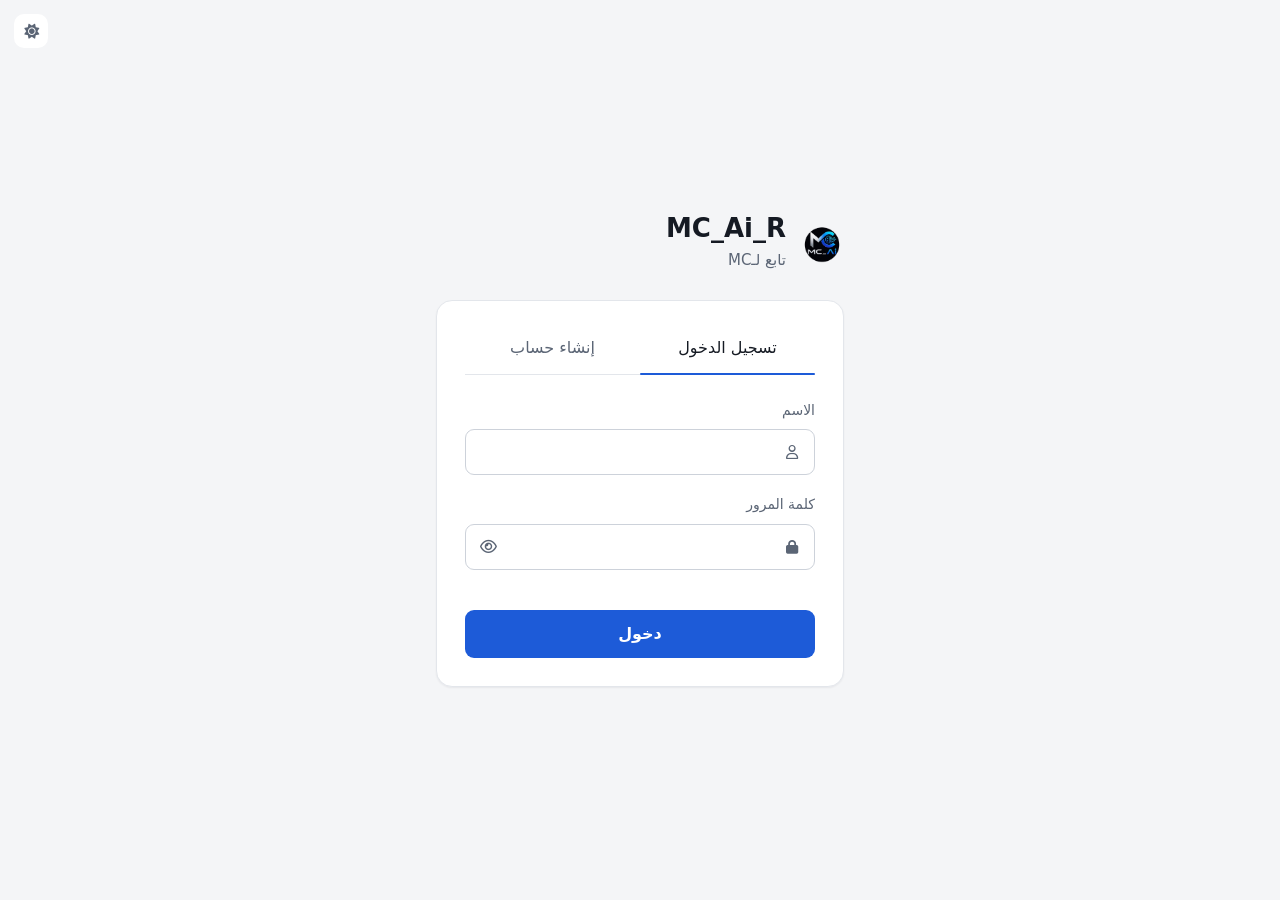
<file: index.html>
<!DOCTYPE html>
<html lang="ar" dir="rtl">
<head>
  <meta charset="utf-8">
  <meta name="viewport" content="width=device-width, initial-scale=1">
  <meta name="color-scheme" content="dark light">
  <meta name="theme-color" content="#0d1117">
  <meta name="referrer" content="no-referrer">
  <meta http-equiv="Content-Security-Policy" content="default-src 'none'; script-src 'self'; style-src 'self' https://fonts.googleapis.com https://cdnjs.cloudflare.com; font-src https://fonts.gstatic.com https://cdnjs.cloudflare.com; img-src 'self' data: https:; connect-src https://script.google.com https://script.googleusercontent.com; form-action 'none'; base-uri 'none'">
  <title>MC_Ai_R</title>
  <script src="theme.js"></script>
  <link rel="icon" type="image/png" href="img/logo.png">
  <link rel="apple-touch-icon" href="img/logo.png">
  <link rel="preconnect" href="https://script.google.com" crossorigin>
  <link rel="preconnect" href="https://script.googleusercontent.com" crossorigin>
  <link rel="preconnect" href="https://fonts.googleapis.com">
  <link rel="preconnect" href="https://fonts.gstatic.com" crossorigin>
  <link rel="stylesheet" href="https://fonts.googleapis.com/css2?family=IBM+Plex+Sans+Arabic:wght@400;500;600&display=swap">
  <link rel="stylesheet" href="https://cdnjs.cloudflare.com/ajax/libs/font-awesome/6.5.1/css/all.min.css">
  <link rel="stylesheet" href="one.css">
</head>
<body>
  <div class="backdrop" aria-hidden="true"></div>
  <main class="shell">
    <button type="button" class="ghost icon theme-btn" data-theme-toggle aria-label="تبديل الوضع"><i class="fa-solid fa-moon"></i><i class="fa-solid fa-sun"></i></button>
    <header class="brand">
      <img class="brand-logo" src="img/logo.png" alt="" width="44" height="44">
      <div>
        <h1 class="brand-name latin">MC_Ai_R</h1>
        <p class="brand-sub">تابع لـ<span class="latin">MC</span></p>
      </div>
    </header>

    <section id="view-loading" class="card skeleton" aria-hidden="true">
      <div class="sk-row">
        <span class="sk round"></span>
        <div class="sk-col">
          <span class="sk w60"></span>
          <span class="sk w40"></span>
        </div>
      </div>
      <span class="sk"></span>
      <span class="sk w80"></span>
    </section>

    <section id="view-auth" class="card" hidden>
      <div class="tabs" role="tablist" aria-label="الدخول إلى اللوحة" data-active="login">
        <button type="button" role="tab" id="tab-login" aria-controls="form-login" aria-selected="true" data-tab="login">تسجيل الدخول</button>
        <button type="button" role="tab" id="tab-register" aria-controls="form-register" aria-selected="false" tabindex="-1" data-tab="register">إنشاء حساب</button>
        <span class="tab-indicator" aria-hidden="true"></span>
      </div>

      <form id="form-login" class="form" role="tabpanel" aria-labelledby="tab-login" novalidate>
        <div class="field">
          <label for="login-name">الاسم</label>
          <div class="input-wrap">
            <i class="lead fa-regular fa-user fa-fw" aria-hidden="true"></i>
            <input id="login-name" name="username" type="text" autocomplete="username" maxlength="24" spellcheck="false" autocapitalize="off" required>
          </div>
        </div>
        <div class="field">
          <label for="login-pass">كلمة المرور</label>
          <div class="input-wrap has-toggle">
            <i class="lead fa-solid fa-lock fa-fw" aria-hidden="true"></i>
            <input id="login-pass" name="password" type="password" autocomplete="current-password" maxlength="64" required>
            <button type="button" class="ghost icon" data-toggle="login-pass" aria-label="إظهار"><i class="fa-regular fa-eye fa-fw"></i></button>
          </div>
        </div>
        <p id="login-status" class="status" aria-live="polite"></p>
        <button type="submit" class="primary"><span class="label">دخول</span></button>
      </form>

      <form id="form-register" class="form" role="tabpanel" aria-labelledby="tab-register" novalidate hidden>
        <div class="pick">
          <input id="reg-avatar-input" type="file" accept="image/*" hidden>
          <button type="button" id="reg-avatar-btn" class="avatar" aria-label="اختيار صورة شخصية">
            <span class="avatar-face">
              <span id="reg-avatar-fallback" class="avatar-fallback"><i class="fa-regular fa-user"></i></span>
              <img id="reg-avatar-img" alt="" hidden>
            </span>
            <span class="avatar-badge"><i class="fa-solid fa-camera"></i></span>
          </button>
          <p class="hint">صورة شخصية، اختياري</p>
        </div>
        <div class="field">
          <label for="reg-name">الاسم</label>
          <div class="input-wrap">
            <i class="lead fa-regular fa-user fa-fw" aria-hidden="true"></i>
            <input id="reg-name" name="username" type="text" autocomplete="username" maxlength="24" spellcheck="false" autocapitalize="off" required>
          </div>
          <p class="hint">من 3 إلى 24 حرفا: حروف وأرقام ونقطة وشرطة</p>
        </div>
        <div class="field">
          <label for="reg-pass">كلمة المرور</label>
          <div class="input-wrap has-toggle">
            <i class="lead fa-solid fa-lock fa-fw" aria-hidden="true"></i>
            <input id="reg-pass" name="new-password" type="password" autocomplete="new-password" maxlength="64" required>
            <button type="button" class="ghost icon" data-toggle="reg-pass" aria-label="إظهار"><i class="fa-regular fa-eye fa-fw"></i></button>
          </div>
          <p class="hint">8 أحرف على الأقل</p>
        </div>
        <div class="field">
          <label for="reg-age">العمر</label>
          <div class="input-wrap">
            <i class="lead fa-regular fa-calendar fa-fw" aria-hidden="true"></i>
            <input id="reg-age" name="age" type="number" inputmode="numeric" min="10" max="100" step="1" required>
          </div>
        </div>
        <fieldset class="field roles">
          <legend>الرتبة</legend>
          <div class="segmented">
            <input type="radio" name="role" id="role-moderator" value="Moderator" checked>
            <label for="role-moderator"><i class="fa-regular fa-user"></i><span class="latin">Moderator</span></label>
            <input type="radio" name="role" id="role-admen" value="Admen">
            <label for="role-admen"><i class="fa-solid fa-shield-halved"></i><span class="latin">Admen</span></label>
            <input type="radio" name="role" id="role-owner" value="OWNER">
            <label for="role-owner"><i class="fa-solid fa-crown"></i><span class="latin">OWNER</span></label>
          </div>
        </fieldset>
        <div id="code-reveal" class="reveal" data-open="false" inert>
          <div class="reveal-inner">
            <div class="field">
              <label for="reg-code">كود الصلاحية</label>
              <div class="input-wrap has-toggle">
                <i class="lead fa-solid fa-key fa-fw" aria-hidden="true"></i>
                <input id="reg-code" name="access-code" type="password" autocomplete="off" maxlength="64" spellcheck="false" autocapitalize="characters">
                <button type="button" class="ghost icon" data-toggle="reg-code" aria-label="إظهار"><i class="fa-regular fa-eye fa-fw"></i></button>
              </div>
              <p class="hint">اطلب الكود من مالك اللوحة</p>
            </div>
          </div>
        </div>
        <p id="register-status" class="status" aria-live="polite"></p>
        <button type="submit" class="primary"><span class="label">إنشاء الحساب</span></button>
      </form>
    </section>

    <section id="view-account" class="card" hidden>
      <div class="profile">
        <button type="button" id="avatar-btn" class="avatar" aria-label="تغيير الصورة الشخصية">
          <span class="avatar-face">
            <span id="avatar-fallback" class="avatar-fallback"></span>
            <img id="avatar-img" alt="" referrerpolicy="no-referrer" hidden>
            <span id="avatar-busy" class="avatar-busy" hidden></span>
          </span>
          <span class="avatar-badge"><i class="fa-solid fa-camera"></i></span>
        </button>
        <div class="who">
          <h2 id="acc-name" class="who-name" tabindex="-1"></h2>
          <p class="meta">
            <span id="acc-role" class="badge latin"></span>
            <span id="acc-age"></span>
            <span id="acc-stat" class="stat"></span>
          </p>
        </div>
      </div>

      <div class="tools">
        <input id="avatar-input" type="file" accept="image/*" hidden>
        <button type="button" id="avatar-action" class="ghost"><i class="fa-solid fa-arrow-up-from-bracket"></i><span class="label">رفع صورة شخصية</span></button>
        <p id="account-status" class="status" aria-live="polite"></p>
      </div>

      <p id="pending-note" class="note" hidden><i class="fa-regular fa-clock"></i><span>حسابك قيد المراجعة. سيتم تفعيله بعد موافقة الإدارة.</span></p>

      <section class="inbox" aria-labelledby="inbox-title">
        <h3 id="inbox-title">الرسائل</h3>
        <ul id="msg-list" class="msg-list"></ul>
        <p id="msg-empty" class="empty">لا توجد رسائل</p>
      </section>

      <div class="foot">
        <a id="enter-link" class="primary link" href="main/main.html">الدخول إلى اللوحة</a>
        <button type="button" id="logout-btn" class="ghost">تسجيل الخروج</button>
      </div>
    </section>
  </main>
  <script src="one.js"></script>
</body>
</html>
</file>
<file: one.css>
:root {
  color-scheme: dark;
  --bg: #0e1116;
  --surface: #151a22;
  --surface-2: #1b212b;
  --field: #0f141b;
  --line: #232a35;
  --line-strong: #323b49;
  --ink: #e7eaf0;
  --muted: #98a2b3;
  --accent: #4f8cff;
  --accent-ink: #06142e;
  --accent-soft: rgba(79, 140, 255, 0.14);
  --danger: #ff7b7b;
  --ok: #4cc38a;
  --warn: #e5b04f;
  --shadow: 0 1px 2px rgba(0, 0, 0, 0.4);
  --overlay: rgba(14, 17, 22, 0.66);
  --shimmer: #232b38;
  --radius: 10px;
  --font: 'IBM Plex Sans Arabic', system-ui, 'Segoe UI', Tahoma, sans-serif;
}

:root[data-theme='light'] {
  color-scheme: light;
  --bg: #f4f5f7;
  --surface: #ffffff;
  --surface-2: #f0f2f5;
  --field: #ffffff;
  --line: #e3e6eb;
  --line-strong: #cdd2da;
  --ink: #151a23;
  --muted: #5b6575;
  --accent: #1d5bd8;
  --accent-ink: #ffffff;
  --accent-soft: rgba(29, 91, 216, 0.1);
  --danger: #c92a2a;
  --ok: #1a8a5a;
  --warn: #a96a00;
  --shadow: 0 1px 2px rgba(16, 24, 40, 0.06);
  --overlay: rgba(255, 255, 255, 0.7);
  --shimmer: #e6e9ee;
}

*, *::before, *::after {
  box-sizing: border-box;
}

html {
  -webkit-text-size-adjust: 100%;
}

body {
  margin: 0;
  min-height: 100dvh;
  background: var(--bg);
  color: var(--ink);
  font-family: var(--font);
  font-size: 16px;
  line-height: 1.6;
}

[hidden] {
  display: none !important;
}

button, input {
  font: inherit;
  color: inherit;
}

button {
  cursor: pointer;
}

:focus-visible {
  outline: 2px solid var(--accent);
  outline-offset: 2px;
}

.latin {
  direction: ltr;
  unicode-bidi: isolate;
}

.backdrop {
  position: fixed;
  inset: 0;
  z-index: 0;
  pointer-events: none;
  display: none;
}

.backdrop::after {
  content: "";
  position: absolute;
  inset: 0;
  background-image: radial-gradient(rgba(255, 255, 255, 0.06) 1px, transparent 1.2px);
  background-size: 24px 24px;
  -webkit-mask-image: radial-gradient(ellipse 70% 50% at 50% 0%, #000, transparent 80%);
  mask-image: radial-gradient(ellipse 70% 50% at 50% 0%, #000, transparent 80%);
}

.shell {
  position: relative;
  z-index: 1;
  width: min(100%, 440px);
  margin: 0 auto;
  min-height: 100dvh;
  padding: 40px 16px;
  display: flex;
  flex-direction: column;
  justify-content: center;
  gap: 28px;
}

.brand {
  display: flex;
  align-items: center;
  gap: 14px;
}

.brand-logo {
  flex: none;
  width: 44px;
  height: 44px;
  border-radius: 10px;
  object-fit: contain;
}

.brand-name {
  margin: 0;
  font-size: 26px;
  font-weight: 600;
  line-height: 1.2;
}

.brand-sub {
  margin: 4px 0 0;
  color: var(--muted);
  font-size: 15px;
}

.card {
  background: var(--surface);
  border: 1px solid var(--line);
  border-radius: 16px;
  padding: 28px;
  box-shadow: var(--shadow);
  animation: enter 0.26s ease both;
}

@keyframes enter {
  from { opacity: 0; transform: translateY(6px); }
  to { opacity: 1; transform: none; }
}

.skeleton {
  display: grid;
  gap: 16px;
  animation: none;
}

.sk-row {
  display: flex;
  align-items: center;
  gap: 16px;
}

.sk-col {
  flex: 1;
  display: grid;
  gap: 10px;
}

.sk {
  display: block;
  height: 14px;
  border-radius: 7px;
  background: linear-gradient(90deg, var(--surface-2) 25%, var(--shimmer) 50%, var(--surface-2) 75%);
  background-size: 200% 100%;
  animation: shimmer 1.3s linear infinite;
}

.sk.round {
  flex: none;
  width: 84px;
  height: 84px;
  border-radius: 50%;
}

.sk.w80 { width: 80%; }
.sk.w60 { width: 60%; }
.sk.w40 { width: 40%; }

@keyframes shimmer {
  from { background-position: 200% 0; }
  to { background-position: -200% 0; }
}

.tabs {
  position: relative;
  display: grid;
  grid-template-columns: 1fr 1fr;
  margin: -4px 0 24px;
  border-bottom: 1px solid var(--line);
}

.tabs button {
  background: none;
  border: 0;
  padding: 10px 0 13px;
  color: var(--muted);
  font-weight: 500;
  transition: color 0.15s ease;
}

.tabs button:hover,
.tabs button[aria-selected="true"] {
  color: var(--ink);
}

.tab-indicator {
  position: absolute;
  bottom: -1px;
  inset-inline-start: 0;
  width: 50%;
  height: 2px;
  background: var(--accent);
  border-radius: 2px;
  transition: inset-inline-start 0.26s cubic-bezier(0.4, 0, 0.2, 1);
}

.tabs[data-active="register"] .tab-indicator {
  inset-inline-start: 50%;
}

.form > * + * {
  margin-top: 18px;
}

.field {
  border: 0;
  padding: 0;
  margin-inline: 0;
  min-width: 0;
}

.field label,
.field legend {
  display: block;
  padding: 0;
  margin-bottom: 8px;
  color: var(--muted);
  font-size: 14px;
  font-weight: 500;
}

.field input[type="text"],
.field input[type="password"],
.field input[type="number"] {
  width: 100%;
  height: 46px;
  padding: 0 14px;
  background: var(--field);
  border: 1px solid var(--line-strong);
  border-radius: 9px;
  font-size: 16px;
  text-align: start;
  transition: border-color 0.15s ease, box-shadow 0.15s ease;
}

.field .input-wrap input {
  padding-inline-start: 42px;
}

.field .input-wrap.has-toggle input {
  padding-inline-end: 46px;
}

.field input:focus-visible {
  outline: none;
  border-color: var(--accent);
  box-shadow: 0 0 0 3px var(--accent-soft);
}

.field input[aria-invalid="true"] {
  border-color: var(--danger);
}

.field input:-webkit-autofill {
  -webkit-text-fill-color: var(--ink);
  box-shadow: 0 0 0 100px var(--field) inset;
}

input[type="number"] {
  -moz-appearance: textfield;
  appearance: textfield;
}

input[type="number"]::-webkit-inner-spin-button,
input[type="number"]::-webkit-outer-spin-button {
  -webkit-appearance: none;
  margin: 0;
}

.input-wrap {
  position: relative;
}

.lead {
  position: absolute;
  inset-inline-start: 14px;
  top: 50%;
  transform: translateY(-50%);
  color: var(--muted);
  font-size: 14px;
  pointer-events: none;
  transition: color 0.15s ease;
}

.input-wrap:focus-within .lead {
  color: var(--accent);
}

.input-wrap .icon {
  position: absolute;
  inset-inline-end: 6px;
  top: 50%;
  transform: translateY(-50%);
}

.hint {
  margin: 6px 0 0;
  color: var(--muted);
  font-size: 13px;
}

.pick {
  display: grid;
  justify-items: center;
  gap: 8px;
}

.pick .hint {
  margin: 0;
}

.segmented {
  display: grid;
  grid-template-columns: repeat(3, 1fr);
  gap: 8px;
}

.segmented input {
  position: absolute;
  opacity: 0;
  pointer-events: none;
}

.segmented label {
  display: flex;
  flex-direction: column;
  align-items: center;
  gap: 6px;
  margin: 0;
  padding: 12px 4px 10px;
  background: var(--field);
  border: 1px solid var(--line-strong);
  border-radius: 9px;
  color: var(--muted);
  cursor: pointer;
  transition: border-color 0.15s ease, background-color 0.15s ease, color 0.15s ease;
}

.segmented label i {
  font-size: 16px;
}

.segmented label span {
  font-size: 13px;
  font-weight: 500;
}

.segmented label:hover {
  color: var(--ink);
}

.segmented input:checked + label {
  background: var(--accent-soft);
  border-color: var(--accent);
  color: var(--ink);
}

.segmented input:checked + label i {
  color: var(--accent);
}

.segmented input:focus-visible + label {
  outline: 2px solid var(--accent);
  outline-offset: 2px;
}

.reveal {
  display: grid;
  grid-template-rows: 0fr;
  opacity: 0;
  transition: grid-template-rows 0.24s ease, opacity 0.2s ease, margin-top 0.24s ease;
}

.form > .reveal {
  margin-top: 0;
}

.form > .reveal[data-open="true"] {
  grid-template-rows: 1fr;
  margin-top: 18px;
  opacity: 1;
}

.reveal-inner {
  min-height: 0;
  overflow: hidden;
  margin: -4px;
  padding: 4px;
}

.status {
  margin: 0;
  min-height: 22px;
  font-size: 14px;
  color: var(--danger);
}

.status[data-tone="ok"] {
  color: var(--ok);
}

.status[data-tone="info"] {
  color: var(--muted);
}

.primary {
  display: flex;
  align-items: center;
  justify-content: center;
  gap: 10px;
  width: 100%;
  height: 48px;
  padding: 0 18px;
  background: var(--accent);
  color: var(--accent-ink);
  border: 0;
  border-radius: 9px;
  font-weight: 600;
  text-decoration: none;
  box-shadow: none;
  transition: filter 0.15s ease, transform 0.1s ease;
}

.primary:hover {
  filter: brightness(1.08);
}

.primary:active {
  transform: translateY(1px);
}

.primary:disabled {
  opacity: 0.75;
  cursor: progress;
}

.primary[aria-busy="true"]::after {
  content: "";
  width: 16px;
  height: 16px;
  border: 2px solid currentColor;
  border-inline-end-color: transparent;
  border-radius: 50%;
  animation: spin 0.7s linear infinite;
}

.primary[aria-disabled="true"] {
  opacity: 0.45;
  pointer-events: none;
  cursor: not-allowed;
  box-shadow: none;
}

@keyframes spin {
  to { transform: rotate(360deg); }
}

.ghost {
  display: inline-flex;
  align-items: center;
  justify-content: center;
  gap: 8px;
  height: 40px;
  padding: 0 16px;
  background: transparent;
  border: 1px solid var(--line-strong);
  border-radius: 9px;
  color: var(--ink);
  font-size: 15px;
  transition: background-color 0.15s ease, border-color 0.15s ease;
}

.ghost:hover {
  background: var(--surface-2);
}

.ghost:disabled {
  opacity: 0.6;
  cursor: progress;
}

.ghost.icon {
  width: 34px;
  height: 34px;
  padding: 0;
  border-color: transparent;
  color: var(--muted);
}

.ghost.icon:hover {
  color: var(--ink);
  background: transparent;
}

.avatar {
  position: relative;
  flex: none;
  display: block;
  width: 84px;
  height: 84px;
  padding: 0;
  background: none;
  border: 0;
  border-radius: 50%;
}

.avatar-face {
  position: absolute;
  inset: 0;
  display: grid;
  place-items: center;
  overflow: hidden;
  background: var(--surface-2);
  border: 1px solid var(--line-strong);
  border-radius: 50%;
  transition: border-color 0.15s ease, box-shadow 0.15s ease;
}

.avatar-face img {
  width: 100%;
  height: 100%;
  object-fit: cover;
}

.avatar-fallback {
  color: var(--muted);
  font-size: 30px;
  font-weight: 600;
}

.avatar-badge {
  position: absolute;
  inset-inline-end: -2px;
  bottom: -2px;
  display: grid;
  place-items: center;
  width: 30px;
  height: 30px;
  background: var(--accent);
  color: var(--accent-ink);
  border: 3px solid var(--surface);
  border-radius: 50%;
  font-size: 12px;
  transition: transform 0.15s ease;
}

.avatar:hover .avatar-badge {
  transform: scale(1.08);
}

.avatar:hover .avatar-face {
  border-color: var(--accent);
}

.avatar[data-role="OWNER"] .avatar-face {
  border-color: var(--accent);
  box-shadow: 0 0 0 4px var(--accent-soft);
}

.avatar[data-role="Admen"] .avatar-face {
  border-color: var(--accent);
}

.avatar-busy {
  position: absolute;
  inset: 0;
  display: grid;
  place-items: center;
  background: var(--overlay);
}

.avatar-busy::after {
  content: "";
  width: 22px;
  height: 22px;
  border: 2px solid var(--ink);
  border-inline-end-color: transparent;
  border-radius: 50%;
  animation: spin 0.7s linear infinite;
}

.profile {
  display: flex;
  align-items: center;
  gap: 18px;
}

.who {
  min-width: 0;
}

.who-name {
  margin: 0;
  font-size: 21px;
  font-weight: 600;
  overflow-wrap: anywhere;
}

.who-name:focus {
  outline: none;
}

.meta {
  display: flex;
  flex-wrap: wrap;
  align-items: center;
  gap: 8px 12px;
  margin: 6px 0 0;
  color: var(--muted);
  font-size: 14px;
}

.badge {
  padding: 1px 10px;
  border: 1px solid var(--line-strong);
  border-radius: 999px;
  color: var(--ink);
  font-size: 13px;
}

.badge[data-role="OWNER"] {
  border-color: var(--accent);
  color: var(--accent);
}

.stat::before {
  content: "";
  display: inline-block;
  width: 7px;
  height: 7px;
  margin-inline-end: 6px;
  border-radius: 50%;
  background: var(--danger);
}

.stat[data-stat="done"]::before {
  background: var(--ok);
}

.stat[data-stat="m3lk"]::before {
  background: var(--warn);
}

.tools {
  margin-top: 22px;
  display: flex;
  flex-wrap: wrap;
  align-items: center;
  gap: 8px 14px;
}

.tools .status {
  min-height: 0;
}

.note {
  display: flex;
  align-items: flex-start;
  gap: 10px;
  margin: 20px 0 0;
  padding: 12px 14px;
  background: color-mix(in srgb, var(--warn) 10%, transparent);
  border: 1px solid color-mix(in srgb, var(--warn) 40%, transparent);
  border-radius: 9px;
  font-size: 14px;
  line-height: 1.8;
}

.note i {
  margin-top: 5px;
  color: var(--warn);
}

.inbox {
  margin-top: 28px;
}

.inbox h3 {
  margin: 0 0 12px;
  font-size: 15px;
  font-weight: 600;
}

.msg-list {
  margin: 0;
  padding: 0;
  list-style: none;
  display: grid;
  gap: 8px;
}

.msg-list li {
  display: flex;
  gap: 12px;
  padding: 12px 14px;
  background: var(--surface-2);
  border: 1px solid var(--line);
  border-radius: 9px;
  line-height: 1.8;
}

.msg-list li i {
  flex: none;
  margin-top: 6px;
  color: var(--accent);
  font-size: 14px;
}

.msg-list li span {
  min-width: 0;
  overflow-wrap: anywhere;
  white-space: pre-wrap;
}

.empty {
  margin: 0;
  padding: 18px;
  text-align: center;
  color: var(--muted);
  font-size: 14px;
  border: 1px dashed var(--line-strong);
  border-radius: 9px;
}

.foot {
  margin-top: 28px;
  display: grid;
  gap: 10px;
}

.foot .ghost {
  width: 100%;
  height: 44px;
}

@media (max-width: 480px) {
  .shell {
    padding: 24px 14px;
  }

  .card {
    padding: 22px 18px;
  }
}

@media (prefers-reduced-motion: reduce) {
  *, *::before, *::after {
    animation-duration: 0.001ms !important;
    animation-iteration-count: 1 !important;
    transition-duration: 0.001ms !important;
  }
}
.theme-btn {
  position: fixed;
  top: 14px;
  inset-inline-end: 14px;
  z-index: 5;
  background: var(--surface);
  border: 1px solid var(--line);
  width: 38px;
  height: 38px;
  border-radius: 10px;
  color: var(--ink);
}

.theme-btn:hover {
  background: var(--surface-2);
}

.theme-btn .fa-sun {
  display: none;
}

:root[data-theme='light'] .theme-btn .fa-sun {
  display: inline-block;
}

:root[data-theme='light'] .theme-btn .fa-moon {
  display: none;
}

.avatar-face img {
  object-fit: cover;
}
</file>
<file: main/main.css>
:root{color-scheme:dark;--bg:#0e1116;--surface:#151a22;--surface-2:#1b212b;--field:#0f141b;--line:#232a35;--line-strong:#323b49;--ink:#e7eaf0;--muted:#98a2b3;--accent:#4f8cff;--accent-ink:#06142e;--accent-soft:rgba(79,140,255,.14);--danger:#ff7b7b;--ok:#4cc38a;--warn:#e5b04f;--shadow:0 1px 2px rgba(0,0,0,.4);--overlay:rgba(6,8,12,.6);--shimmer:#232b38;--rail:64px;--top:56px;--font:'IBM Plex Sans Arabic',system-ui,'Segoe UI',Tahoma,sans-serif}
:root[data-theme=light]{color-scheme:light;--bg:#f4f5f7;--surface:#fff;--surface-2:#f0f2f5;--field:#fff;--line:#e3e6eb;--line-strong:#cdd2da;--ink:#151a23;--muted:#5b6575;--accent:#1d5bd8;--accent-ink:#fff;--accent-soft:rgba(29,91,216,.09);--danger:#c92a2a;--ok:#1a8a5a;--warn:#a96a00;--shadow:0 1px 2px rgba(16,24,40,.06);--overlay:rgba(16,24,40,.35);--shimmer:#e6e9ee}
*,*::before,*::after{box-sizing:border-box}
[hidden]{display:none!important}
html{-webkit-text-size-adjust:100%}
body{margin:0;min-height:100dvh;background:var(--bg);color:var(--ink);font:15px/1.65 var(--font);overflow-x:hidden}
button,input,select{font:inherit;color:inherit}
button{cursor:pointer}
:focus-visible{outline:2px solid var(--accent);outline-offset:2px}
.latin{font-family:system-ui,'Segoe UI',sans-serif;direction:ltr;unicode-bidi:isolate}
.top{position:sticky;top:0;z-index:30;height:var(--top);display:flex;align-items:center;justify-content:space-between;gap:12px;padding:0 20px;background:var(--surface);border-bottom:1px solid var(--line)}
.me{display:flex;align-items:center;gap:10px;min-width:0}
.me-text{display:flex;align-items:center;gap:8px;min-width:0}
.me-text b{font-weight:600;max-width:26vw;overflow:hidden;text-overflow:ellipsis;white-space:nowrap}
.top-end{display:flex;align-items:center;gap:14px}
.brand{display:flex;align-items:center;gap:8px;font-weight:600}
.brand img{border-radius:6px;object-fit:contain}
.icon-btn{width:36px;height:36px;display:grid;place-items:center;border:1px solid var(--line);border-radius:8px;background:none;color:var(--muted);transition:background .12s,color .12s}
.icon-btn:hover{background:var(--surface-2);color:var(--ink)}
.icon-btn .fa-sun{display:none}
:root[data-theme=light] .icon-btn .fa-sun{display:inline-block}
:root[data-theme=light] .icon-btn .fa-moon{display:none}
.ava{position:relative;width:34px;height:34px;border-radius:50%;overflow:hidden;background:var(--accent-soft);color:var(--accent);display:grid;place-items:center;flex:none;font-weight:600;font-size:14px;border:1px solid var(--line)}
.ava img{position:absolute;inset:0;width:100%;height:100%;object-fit:cover;background:var(--surface)}
.ava.big{width:96px;height:96px;font-size:34px}
.ava.sm{width:40px;height:40px;font-size:16px}
.badge{font-size:12px;line-height:20px;padding:0 8px;border-radius:6px;border:1px solid var(--line-strong);color:var(--muted);white-space:nowrap}
.badge[data-role=OWNER]{color:var(--warn);border-color:color-mix(in srgb,var(--warn) 45%,transparent);background:color-mix(in srgb,var(--warn) 10%,transparent)}
.badge[data-role=Admen]{color:var(--accent);border-color:color-mix(in srgb,var(--accent) 45%,transparent);background:var(--accent-soft)}
.layout{display:flex;align-items:flex-start;min-height:calc(100dvh - var(--top))}
.nav{position:sticky;top:var(--top);flex:none;width:var(--rail);height:calc(100dvh - var(--top));padding:12px 10px;background:var(--surface);border-inline-end:1px solid var(--line);display:flex;flex-direction:column;gap:4px;overflow:hidden;transition:width .2s ease;z-index:25}
.nav[data-open=true]{width:224px}
.nav .items{display:flex;flex-direction:column;gap:2px;flex:1;overflow-y:auto;overflow-x:hidden;scrollbar-width:none}
.nav button{position:relative;display:flex;align-items:center;gap:12px;height:40px;padding:0 14px;border:0;border-radius:8px;background:none;color:var(--muted);white-space:nowrap;text-align:start;transition:background .12s,color .12s}
.nav button i{width:18px;text-align:center;flex:none;font-size:15px}
.nav button:hover{background:var(--surface-2);color:var(--ink)}
.nav .items button[aria-current=true]{background:var(--accent-soft);color:var(--accent);font-weight:500}
.nav .items button[aria-current=true]::before{content:'';position:absolute;inset-block:8px;inset-inline-start:-10px;width:3px;border-radius:0 3px 3px 0;background:var(--accent)}
.nav .tg{border:1px solid var(--line);margin-bottom:8px}
.nav .tg i{transition:transform .2s}
.nav[data-open=true] .tg i{transform:rotate(180deg)}
.nav .sp{flex:1}
.nav .out:hover{color:var(--danger)}
.scrim{position:fixed;inset:var(--top) 0 0;z-index:20;background:var(--overlay)}
.stage{flex:1;min-width:0;padding:28px 28px 72px;max-width:1160px;margin-inline:auto;outline:0}
.ph{display:flex;align-items:flex-end;justify-content:space-between;gap:12px;flex-wrap:wrap;margin-bottom:20px}
.ph h1{margin:0;font-size:22px;font-weight:600;line-height:1.3}
.ph p{margin:2px 0 0;color:var(--muted);font-size:14px}
.panel{background:var(--surface);border:1px solid var(--line);border-radius:12px;box-shadow:var(--shadow);margin-bottom:16px;min-width:0}
.panel>h3{margin:0;padding:14px 20px;font-size:14px;font-weight:600;border-bottom:1px solid var(--line);display:flex;align-items:center;justify-content:space-between;gap:10px}
.panel>h3 small{font-weight:400;color:var(--muted)}
.pb{padding:20px}
.cols{display:grid;gap:16px;grid-template-columns:minmax(0,1.7fr) minmax(0,1fr);align-items:start}
.cols>.panel{margin:0}
.kpis{display:grid;grid-template-columns:repeat(4,minmax(0,1fr));margin-bottom:16px;overflow:hidden}
.kpi{padding:16px 20px;border-inline-end:1px solid var(--line);border-bottom:1px solid var(--line);margin-inline-end:-1px;margin-bottom:-1px}
.kpi span{display:flex;align-items:center;gap:8px;color:var(--muted);font-size:13px}
.kpi span i{font-size:12px}
.kpi b{display:block;font-size:24px;font-weight:600;line-height:1.4;font-variant-numeric:tabular-nums;letter-spacing:-.01em}
.kpi b.warn{color:var(--warn)}
.chart{width:100%;height:auto;direction:ltr;display:block}
.chart .ax{fill:var(--muted);font-size:11px;text-anchor:middle}
.chart .ay{fill:var(--muted);font-size:11px;text-anchor:end}
.chart .gl{stroke:var(--line);stroke-width:1}
.chart .b1{fill:var(--accent)}
.chart .b2{fill:var(--ok)}
.chart rect:hover{opacity:.8}
.legend{display:flex;gap:16px;flex-wrap:wrap;color:var(--muted);font-size:13px;margin-bottom:12px}
.legend i{display:inline-block;width:10px;height:10px;border-radius:2px;margin-inline-end:6px}
.k-reg{background:var(--accent)}.k-tri,.k-done{background:var(--ok)}.k-m3lk{background:var(--warn)}.k-ban{background:var(--danger)}
.split{display:flex;height:10px;border-radius:99px;overflow:hidden;background:var(--surface-2);margin-bottom:16px}
.split i{display:block;height:100%}
.dl{display:grid;gap:10px;margin:0;font-size:14px}
.dl div{display:flex;justify-content:space-between;gap:10px;align-items:center}
.dl dt{display:flex;align-items:center;gap:8px;color:var(--muted)}
.dl dt i{width:8px;height:8px;border-radius:50%}
.dl dd{margin:0;font-weight:600;font-variant-numeric:tabular-nums}
.rank{display:grid;gap:14px}
.rank .r div{display:flex;justify-content:space-between;gap:10px;font-size:14px;margin-bottom:6px}
.bar{height:6px;border-radius:99px;background:var(--surface-2);overflow:hidden}
.bar i{display:block;height:100%;width:0;border-radius:99px;background:var(--accent);transition:width .5s ease}
.feed{display:grid}
.feed .e{display:flex;gap:12px;align-items:center;padding:11px 0;border-bottom:1px solid var(--line);font-size:14px}
.feed .e:last-child{border-bottom:0;padding-bottom:0}
.feed .e:first-child{padding-top:0}
.feed .e i{flex:none;width:32px;height:32px;display:grid;place-items:center;border-radius:8px;background:var(--surface-2);color:var(--muted);font-size:13px}
.feed .e div{min-width:0;flex:1}
.feed .e b{font-weight:500;overflow:hidden;text-overflow:ellipsis;white-space:nowrap;display:block}
.feed .e small{color:var(--muted)}
.form{display:grid;gap:14px;grid-template-columns:repeat(auto-fit,minmax(190px,1fr))}
.f{display:flex;flex-direction:column;gap:6px;min-width:0}
.f label{font-size:13px;color:var(--muted)}
input,select{background:var(--field);border:1px solid var(--line-strong);border-radius:8px;padding:8px 12px;min-height:40px;width:100%;transition:border-color .12s,box-shadow .12s}
select option{background:var(--surface);color:var(--ink)}
input:focus,select:focus{outline:0;border-color:var(--accent);box-shadow:0 0 0 3px var(--accent-soft)}
.seg{display:inline-flex;padding:3px;gap:2px;background:var(--surface-2);border:1px solid var(--line);border-radius:10px;margin-bottom:16px}
.seg button{border:0;background:none;padding:6px 20px;border-radius:7px;color:var(--muted);transition:background .12s,color .12s}
.seg button[aria-pressed=true]{background:var(--surface);color:var(--ink);font-weight:500;box-shadow:var(--shadow)}
.btn{display:inline-flex;align-items:center;justify-content:center;gap:8px;min-height:40px;padding:0 18px;border:1px solid transparent;border-radius:8px;background:var(--accent);color:var(--accent-ink);font-weight:500;transition:filter .12s,background .12s,border-color .12s}
.btn:hover{filter:brightness(1.08)}
.btn:disabled{opacity:.5;cursor:default;filter:none}
.btn.ghost{background:var(--surface);color:var(--ink);border-color:var(--line-strong)}
.btn.ghost:hover{background:var(--surface-2);filter:none}
.btn.danger{background:none;color:var(--danger);border-color:color-mix(in srgb,var(--danger) 50%,transparent)}
.btn.danger:hover{background:color-mix(in srgb,var(--danger) 10%,transparent);filter:none}
.btn.sm{min-height:32px;padding:0 12px;font-size:13px}
.row{display:flex;gap:8px;flex-wrap:wrap;align-items:center}
.row.end{justify-content:flex-end;margin-top:16px}
.msg{min-height:1.4em;margin:8px 0 0;font-size:14px;color:var(--danger);word-break:break-word}
.msg[data-tone=ok]{color:var(--ok)}
.note-bad{display:flex;gap:10px;align-items:flex-start;padding:12px 16px;margin-bottom:16px;border:1px solid color-mix(in srgb,var(--danger) 40%,transparent);background:color-mix(in srgb,var(--danger) 8%,transparent);color:var(--danger);border-radius:10px;font-size:14px}
.list>.item{display:flex;gap:14px;align-items:center;justify-content:space-between;flex-wrap:wrap;padding:14px 20px;border-bottom:1px solid var(--line)}
.list>.item:last-child{border-bottom:0}
.item .info{display:flex;flex-direction:column;min-width:0;gap:2px;flex:1}
.item .info b{display:flex;gap:8px;align-items:center;flex-wrap:wrap;font-weight:500;word-break:break-all}
.item .info small{color:var(--muted);line-height:1.6}
.item .acts{display:flex;gap:6px;flex-wrap:wrap;align-items:center}
.mem{display:flex;gap:12px;align-items:center;flex:1;min-width:240px}
.pill{font-size:12px;line-height:20px;padding:0 8px;border-radius:6px;white-space:nowrap}
.pill.done,.pill.active{color:var(--ok);background:color-mix(in srgb,var(--ok) 12%,transparent)}
.pill.m3lk{color:var(--warn);background:color-mix(in srgb,var(--warn) 12%,transparent)}
.pill.ban,.pill.inactive{color:var(--danger);background:color-mix(in srgb,var(--danger) 12%,transparent)}
.chips{display:flex;gap:6px;flex-wrap:wrap;margin-top:14px}
.chip{font-size:13px;line-height:26px;padding:0 12px;border-radius:99px;background:none;border:1px solid var(--line-strong);color:var(--muted)}
button.chip:hover{background:var(--surface-2)}
button.chip[aria-pressed=true]{background:var(--accent-soft);color:var(--accent);border-color:var(--accent)}
.keybox{display:flex;gap:10px;align-items:center;flex-wrap:wrap;padding:12px 14px;border:1px dashed var(--ok);border-radius:10px;margin-top:14px;background:color-mix(in srgb,var(--ok) 7%,transparent)}
.keybox code{font-family:ui-monospace,Consolas,monospace;direction:ltr;word-break:break-all;flex:1;color:var(--ok);font-size:14px}
.empty{color:var(--muted);text-align:center;padding:28px 12px;margin:0}
.live{display:inline-block;width:8px;height:8px;border-radius:50%;background:var(--muted);margin-inline-end:8px}
.live[data-on=true]{background:var(--ok)}
.sk{display:block;height:14px;border-radius:6px;background:linear-gradient(90deg,var(--surface-2) 25%,var(--shimmer) 50%,var(--surface-2) 75%);background-size:200% 100%;animation:sh 1.2s linear infinite}
.sk.h{height:92px}
.sk.w{width:40%}
.skel{display:grid;gap:14px}
@keyframes sh{to{background-position:-200% 0}}
.prof{max-width:620px;margin-inline:auto}
.hero{display:flex;gap:18px;align-items:center;padding:24px 20px;flex-wrap:wrap}
.hero h1{margin:0 0 6px;font-size:20px;font-weight:600}
.hero .chips{margin:0}
.dlg{background:var(--surface);color:var(--ink);border:1px solid var(--line-strong);border-radius:14px;padding:22px;width:min(460px,92vw);box-shadow:0 20px 50px rgba(0,0,0,.35)}
.dlg::backdrop{background:var(--overlay)}
.dlg h3{margin:0 0 14px;font-size:17px}
.dlg .f{margin-bottom:10px}
.toast{position:fixed;bottom:22px;inset-inline:0;margin-inline:auto;width:max-content;max-width:90vw;background:var(--ink);color:var(--bg);padding:10px 18px;border-radius:10px;z-index:60;font-size:14px;box-shadow:0 8px 24px rgba(0,0,0,.3)}
.toast[data-tone=err]{background:var(--danger);color:#fff}
.tbl{width:100%;border-collapse:collapse;font-size:14px}
.tbl th{text-align:start;font-weight:500;color:var(--muted);font-size:12px;padding:10px 16px;border-bottom:1px solid var(--line);white-space:nowrap}
.tbl td{padding:12px 16px;border-bottom:1px solid var(--line);vertical-align:middle}
.tbl tr:last-child td{border-bottom:0}
.tbl .num{font-variant-numeric:tabular-nums;text-align:end}
.tbl th.num{text-align:end}
.tbl tbody tr:hover{background:var(--surface-2)}
.scroll{overflow-x:auto}
@media (max-width:980px){.cols{grid-template-columns:minmax(0,1fr)}}
@media (max-width:760px){
  :root{--rail:56px;--top:52px}
  .top{padding:0 12px}
  .me-text b{max-width:30vw}
  .nav{position:fixed;inset-block:var(--top) 0;inset-inline-start:0;height:auto;padding-inline:8px}
  .nav[data-open=true]{width:min(240px,80vw);box-shadow:0 0 40px rgba(0,0,0,.35)}
  .layout{padding-inline-start:var(--rail)}
  .stage{padding:18px 14px 72px}
  .ph h1{font-size:19px}
  .pb{padding:16px}
  .kpis{grid-template-columns:repeat(2,minmax(0,1fr))}
  .kpi{padding:14px 16px}
  .kpi b{font-size:21px}
  .list>.item{padding:14px 16px}
  .item .acts{width:100%}
  .item .acts .btn{flex:1}
  .tbl thead{display:none}
  .tbl,.tbl tbody,.tbl tr,.tbl td{display:block}
  .tbl tr{padding:12px 16px;border-bottom:1px solid var(--line)}
  .tbl tr:last-child{border-bottom:0}
  .tbl td{padding:4px 0;border:0;display:flex;justify-content:space-between;gap:12px;text-align:end}
  .tbl td::before{content:attr(data-l);color:var(--muted);font-size:12px;text-align:start}
  .tbl td.who{display:block;text-align:start;padding-bottom:8px}
  .tbl td.who::before{content:none}
}
@media (max-width:380px){.me-text .badge{display:none}.kpis{grid-template-columns:minmax(0,1fr)}}
@media (prefers-reduced-motion:reduce){*,*::before,*::after{transition:none!important;animation:none!important}}
.bal{display:flex;align-items:baseline;justify-content:space-between;gap:12px;flex-wrap:wrap}
.bal span{color:var(--muted);font-size:14px}
.bal b{font-size:26px;font-weight:600;font-variant-numeric:tabular-nums;line-height:1.3}
.sec{font-size:13px;color:var(--muted);margin:0 0 12px}

.nav:not([data-open=true]) button span{display:none}
.nav:not([data-open=true]) button{justify-content:center;padding:0}
.info{display:flex;flex-direction:column;min-width:0;gap:2px}
.info small{color:var(--muted)}
.tbl td{white-space:nowrap}
.tbl .acts{display:flex;gap:6px;flex-wrap:nowrap;justify-content:flex-end}
@media (max-width:980px){.kpis{grid-template-columns:repeat(2,minmax(0,1fr))}}
@media (max-width:760px){.tbl td{white-space:normal}.tbl .acts{flex-wrap:wrap;width:100%;justify-content:flex-start}.tbl .acts .btn{flex:1}.tbl td:last-child{display:block}}
.cols{margin-bottom:16px}

::selection{background:var(--accent-soft);color:var(--ink)}
html{scrollbar-width:thin;scrollbar-color:var(--line-strong) transparent}
body{background-image:radial-gradient(900px 420px at 90% -80px,var(--accent-soft),transparent 70%),radial-gradient(700px 360px at 0 100%,var(--accent-soft),transparent 70%);background-attachment:fixed}
.top{background:var(--surface);background:color-mix(in srgb,var(--surface) 82%,transparent);-webkit-backdrop-filter:blur(14px) saturate(1.4);backdrop-filter:blur(14px) saturate(1.4)}
.brand b{background:linear-gradient(90deg,var(--accent),var(--ink));-webkit-background-clip:text;background-clip:text;color:transparent}
.nav{background:var(--surface);background:color-mix(in srgb,var(--surface) 88%,transparent)}
.nav button{transition:background .15s,color .15s,transform .15s}
.nav button:active{transform:scale(.97)}
.nav .items button[aria-current=true]{background:linear-gradient(90deg,transparent,var(--accent-soft));color:var(--accent);font-weight:500}
.stage>*{animation:rise .35s cubic-bezier(.2,.7,.2,1) both}
.stage>*:nth-child(2){animation-delay:.04s}
.stage>*:nth-child(3){animation-delay:.08s}
.stage>*:nth-child(4){animation-delay:.12s}
.stage>*:nth-child(n+5){animation-delay:.16s}
@keyframes rise{from{opacity:0;transform:translateY(10px)}to{opacity:1;transform:none}}
.ph h1{display:flex;align-items:center;gap:10px}
.ph h1::before{content:'';width:4px;height:22px;border-radius:4px;background:linear-gradient(var(--accent),transparent 160%)}
.panel{box-shadow:var(--shadow),0 12px 28px -18px rgba(0,0,0,.45);transition:border-color .2s,box-shadow .2s}
.panel:hover{border-color:var(--line-strong)}
.panel>h3{background:linear-gradient(180deg,var(--surface-2),transparent);border-radius:12px 12px 0 0}
.kpis{background:linear-gradient(135deg,var(--accent-soft),transparent 55%),var(--surface)}
.kpi{transition:background .2s}
.kpi:hover{background:var(--accent-soft)}
.kpi span i{display:inline-grid;place-items:center;width:26px;height:26px;border-radius:8px;background:var(--accent-soft);color:var(--accent);font-size:12px}
.kpi b{font-size:26px}
.btn{box-shadow:0 1px 0 rgba(255,255,255,.12) inset,0 6px 14px -8px var(--accent);transition:filter .15s,transform .15s,box-shadow .15s,background .15s,border-color .15s}
.btn:hover{transform:translateY(-1px)}
.btn:active{transform:translateY(0);filter:brightness(.95)}
.btn.ghost,.btn.danger{box-shadow:none}
.btn.ghost:hover{border-color:var(--accent);color:var(--accent)}
.btn:disabled{transform:none;box-shadow:none}
input:focus,select:focus{outline:0;border-color:var(--accent);box-shadow:0 0 0 3px var(--accent-soft)}
.list>.item{transition:background .15s}
.list>.item:hover{background:var(--surface-2)}
.tbl th{background:var(--surface-2);position:sticky;top:0}
.tbl tbody tr{transition:background .15s}
.pill{font-weight:500;letter-spacing:.01em}
.keybox{border-style:dashed;background:linear-gradient(135deg,var(--accent-soft),transparent);animation:rise .3s both}
.hero{position:relative;padding:72px 24px 24px;overflow:hidden}
.hero::before{content:'';position:absolute;inset:0 0 auto 0;height:84px;background:linear-gradient(120deg,var(--accent),color-mix(in srgb,var(--accent) 40%,var(--ok)));opacity:.28}
.hero>*{position:relative}
.hero .ava.big{box-shadow:0 0 0 4px var(--surface),0 10px 24px -8px rgba(0,0,0,.5)}
.prof{max-width:640px;margin-inline:auto}
.fault{display:flex;flex-direction:column;align-items:flex-start;gap:10px;padding:4px 0}
.fault .msg{margin:0}
.toast{border:1px solid var(--line-strong);animation:rise .22s both}
.toast[data-tone=ok]{border-inline-start:4px solid var(--ok)}
.toast[data-tone=err]{border-inline-start:4px solid var(--danger)}
.dlg{box-shadow:0 30px 80px -20px rgba(0,0,0,.6)}
.dlg::backdrop{-webkit-backdrop-filter:blur(4px);backdrop-filter:blur(4px)}
@media (max-width:760px){.stage{padding:20px 14px 72px}.ph h1{font-size:20px}.kpi b{font-size:22px}}
</file>
